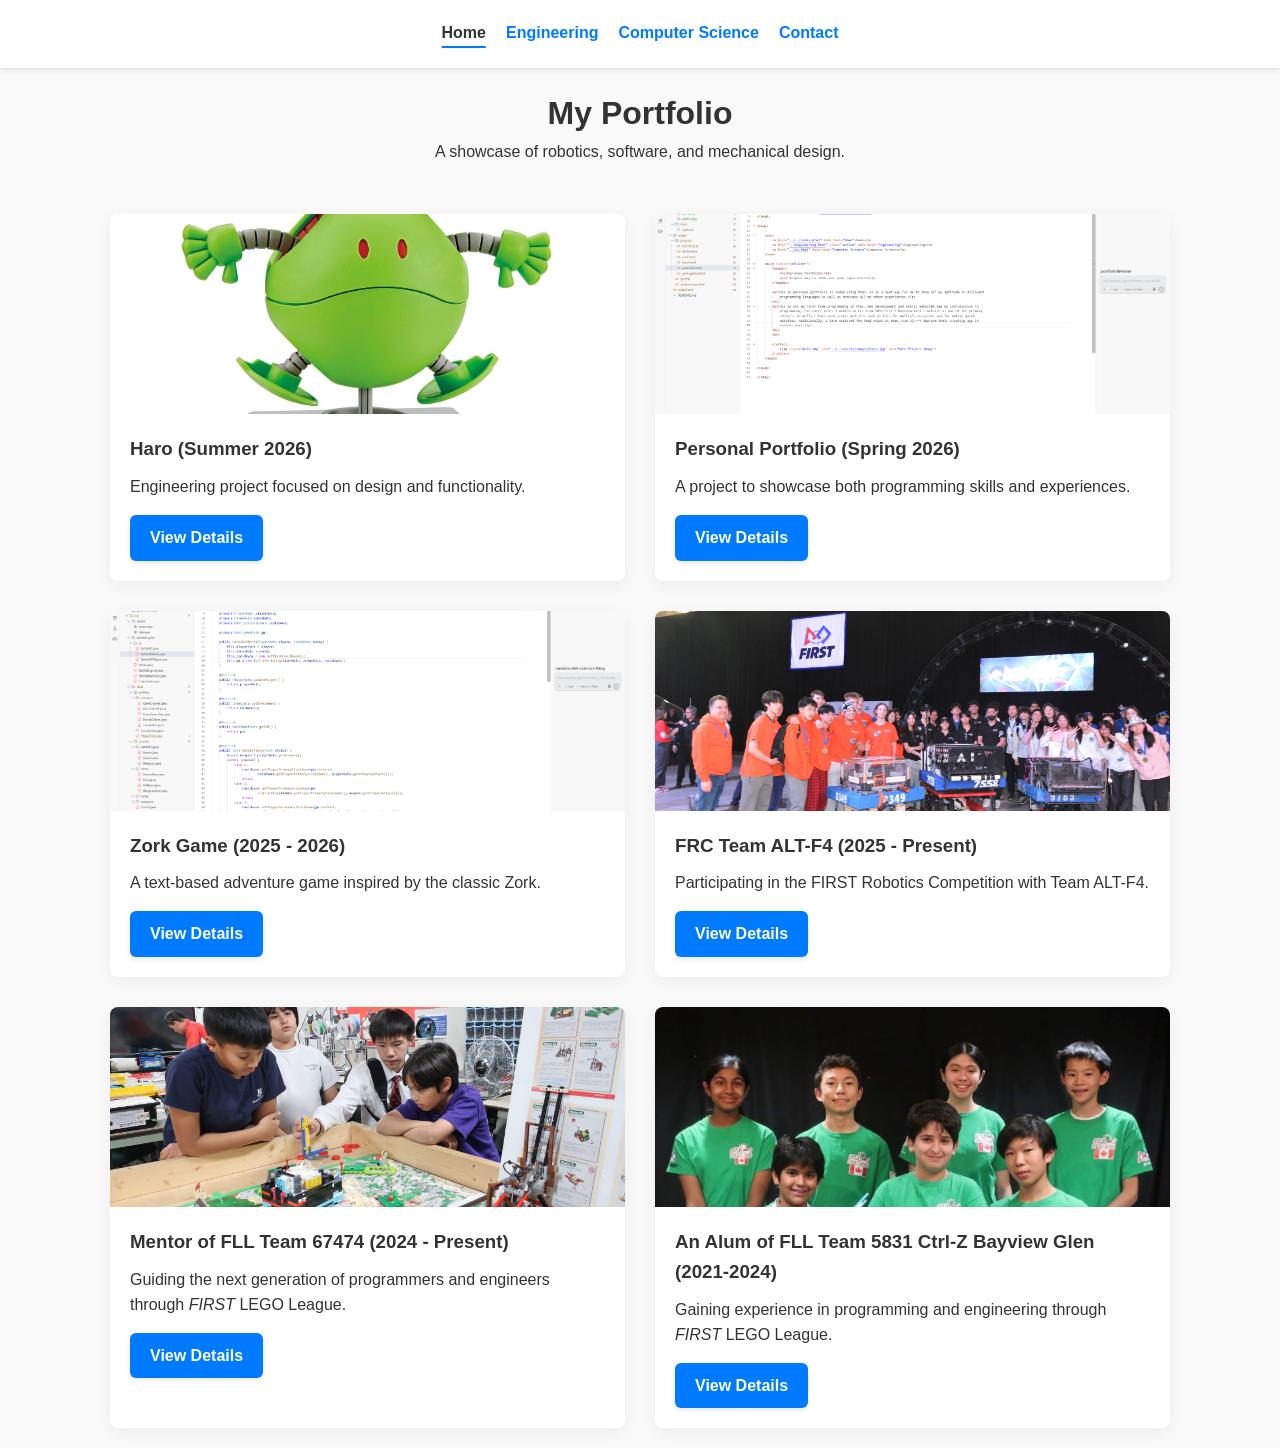
<file: index.html>
<!DOCTYPE html>
<html lang="en">

<head>
    <meta charset="UTF-8">
    <meta name="viewport" content="width=device-width, initial-scale=1.0">
    <title>Personal Portfolio</title>
    <link rel="stylesheet" href="./assets/main/style.css">
</head>

<body>

    <nav>
        <a href="./index.html" class="active" data-text="Home">Home</a>
        <a href="./pages/engineering.html" data-text="Engineering">Engineering</a>
        <a href="./pages/cs.html" data-text="Computer Science">Computer Science</a>
        <a href="./pages/contact.html" data-text="Contact">Contact</a>
    </nav>

    <main class="container">
        <header>
            <h1>My Portfolio</h1>
            <p>A showcase of robotics, software, and mechanical design.</p>
        </header>

        <section class="portfolio-grid">

            <div class="portfolio-card">
                <div class="card-image">
                    <img src="./assets/images/haro.jpg" alt="Haro Project Preview">
                </div>
                <div class="card-content">
                    <h3>Haro (Summer 2026)</h3>
                    <p>Engineering project focused on design and functionality.</p>
                    <a href="./pages/projects/haro.html" class="btn">View Details</a>
                </div>
            </div>

            <div class="portfolio-card">
                <div class="card-image">
                    <img src="./assets/images/portfolio.png" alt="Portfolio">
                </div>
                <div class="card-content">
                    <h3>Personal Portfolio (Spring 2026)</h3>
                    <p>A project to showcase both programming skills and experiences.</p>
                    <a href="./pages/projects/portfolio.html" class="btn">View Details</a>
                </div>
            </div>

            <div class="portfolio-card">
                <div class="card-image">
                    <img src="./assets/images/zork.png" alt="Zork Game Preview">
                </div>
                <div class="card-content">
                    <h3>Zork Game (2025 - 2026)</h3>
                    <p>A text-based adventure game inspired by the classic Zork.</p>
                    <a href="./pages/projects/zork-game.html" class="btn">View Details</a>
                </div>
            </div>

            <div class="portfolio-card">
                <div class="card-image">
                    <img src="./assets/images/7558.jpg" alt="FRC Team ALT-F4 Preview">
                </div>
                <div class="card-content">
                    <h3>FRC Team ALT-F4 (2025 - Present)</h3>
                    <p>Participating in the FIRST Robotics Competition with Team ALT-F4.</p>
                    <a href="./pages/projects/alt-f4.html" class="btn">View Details</a>
                </div>
            </div>

            <div class="portfolio-card">
                <div class="card-image">
                    <img src="./assets/images/674742025.jpg" alt="FLL Team Mentorship Preview">
                </div>
                <div class="card-content">
                    <h3>Mentor of FLL Team 67474 (2024 - Present)</h3>
                    <p>Guiding the next generation of programmers and engineers through <i>FIRST</i> LEGO League.</p>
                    <a href="./pages/projects/67474.html" class="btn">View Details</a>
                </div>
            </div>

            <div class="portfolio-card">
                <div class="card-image">
                    <img src="./assets/images/team.jpg" style="object-position: top;" alt="Project Preview">
                </div>
                <div class="card-content">
                    <h3>An Alum of FLL Team 5831 Ctrl-Z Bayview Glen (2021-2024)</h3>
                    <p>Gaining experience in programming and engineering through <i>FIRST</i> LEGO League.</p>
                    <a href="./pages/projects/ctrlz.html" class="btn">View Details</a>
                </div>
            </div>

        </section>
    </main>

</body>

</html>
</file>
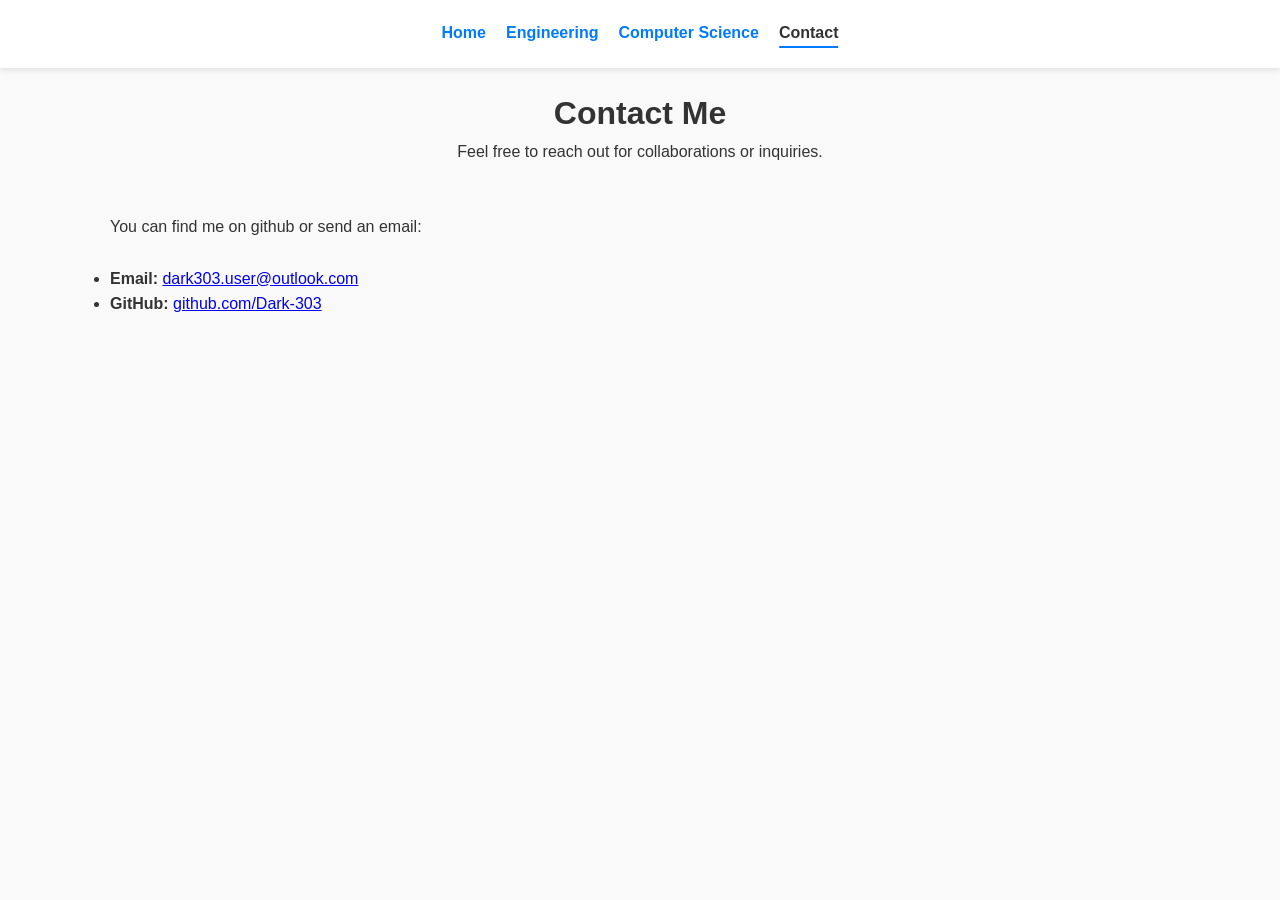
<file: pages/contact.html>
<!DOCTYPE html>
<html lang="en">

<head>
    <meta charset="UTF-8">
    <meta name="viewport" content="width=device-width, initial-scale=1.0">
    <title>Contact - Personal Portfolio</title>
    <link rel="stylesheet" href="../assets/main/style.css">
</head>

<body>

    <nav>
        <a href="../index.html" data-text="Home">Home</a>
        <a href="./engineering.html" data-text="Engineering">Engineering</a>
        <a href="./cs.html" data-text="Computer Science">Computer Science</a>
        <a href="./contact.html" class="active" data-text="Contact">Contact</a>
    </nav>

    <main class="container">
        <header>
            <h1>Contact Me</h1>
            <p>Feel free to reach out for collaborations or inquiries.</p>
        </header>

        <section class="contact-info">
            <p>You can find me on github or send an email:</p>
            <br>
            <ul>
                <li><strong>Email:</strong> <a href="mailto:dark303.user@outlook.com">dark303.user@outlook.com</a></li>
                <li><strong>GitHub:</strong> <a href="https://github.com/Dark-303" target="_blank">github.com/Dark-303</a></li>
            </ul>
        </section>
    </main>

</body>

</html>
</file>
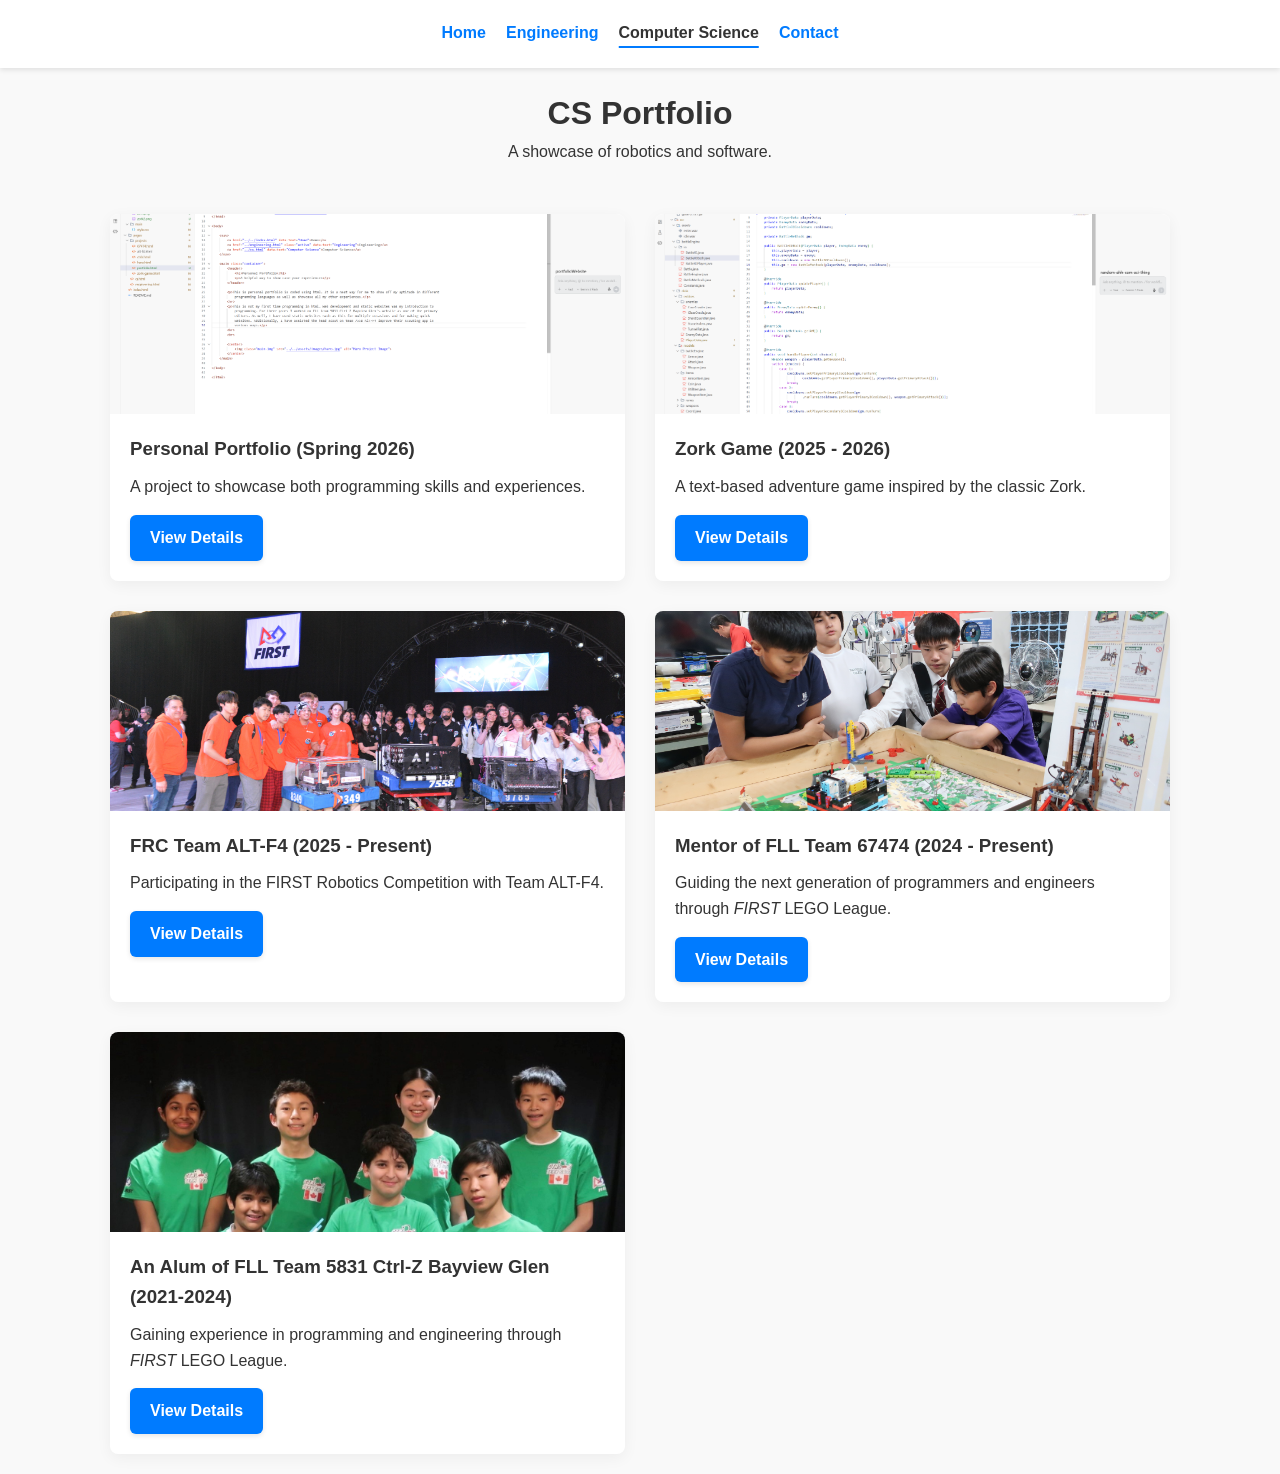
<file: pages/cs.html>
<!DOCTYPE html>
<html lang="en">

<head>
    <meta charset="UTF-8">
    <meta name="viewport" content="width=device-width, initial-scale=1.0">
    <title>Personal Portfolio</title>
    <link rel="stylesheet" href="../assets/main/style.css">
</head>

<body>

    <nav>
        <a href="../index.html" data-text="Home">Home</a>
        <a href="./engineering.html" data-text="Engineering">Engineering</a>
        <a href="./cs.html" class="active" data-text="Computer Science">Computer Science</a>
        <a href="./contact.html" data-text="Contact">Contact</a>
    </nav>

    <main class="container">
        <header>
            <h1>CS Portfolio</h1>
            <p>A showcase of robotics and software.</p>
        </header>

        <section class="portfolio-grid">
            <div class="portfolio-card">
                <div class="card-image">
                    <img src="../assets/images/portfolio.png" alt="Portfolio">
                </div>
                <div class="card-content">
                    <h3>Personal Portfolio (Spring 2026)</h3>
                    <p>A project to showcase both programming skills and experiences.</p>
                    <a href="./projects/portfolio.html" class="btn">View Details</a>
                </div>
            </div>

            <div class="portfolio-card">
                <div class="card-image">
                    <img src="../assets/images/zork.png" alt="Zork Game Preview">
                </div>
                <div class="card-content">
                    <h3>Zork Game (2025 - 2026)</h3>
                    <p>A text-based adventure game inspired by the classic Zork.</p>
                    <a href="./projects/zork-game.html" class="btn">View Details</a>
                </div>
            </div>

            <div class="portfolio-card">
                <div class="card-image">
                    <img src="../assets/images/7558.jpg" alt="FRC Team ALT-F4 Preview">
                </div>
                <div class="card-content">
                    <h3>FRC Team ALT-F4 (2025 - Present)</h3>
                    <p>Participating in the FIRST Robotics Competition with Team ALT-F4.</p>
                    <a href="./projects/alt-f4.html" class="btn">View Details</a>
                </div>
            </div>

            <div class="portfolio-card">
                <div class="card-image">
                    <img src="../assets/images/674742025.jpg" alt="FLL Team Mentorship Preview">
                </div>
                <div class="card-content">
                    <h3>Mentor of FLL Team 67474 (2024 - Present)</h3>
                    <p>Guiding the next generation of programmers and engineers through <i>FIRST</i> LEGO League.</p>
                    <a href="./projects/67474.html" class="btn">View Details</a>
                </div>
            </div>

            <div class="portfolio-card">
                <div class="card-image">
                    <img src="../assets/images/team.jpg" style="object-position: top;" alt="Project Preview">
                </div>
                <div class="card-content">
                    <h3>An Alum of FLL Team 5831 Ctrl-Z Bayview Glen (2021-2024)</h3>
                    <p>Gaining experience in programming and engineering through <i>FIRST</i> LEGO League.</p>
                    <a href="./projects/ctrlz.html" class="btn">View Details</a>
                </div>
            </div>

        </section>
    </main>

</body>

</html>
</file>
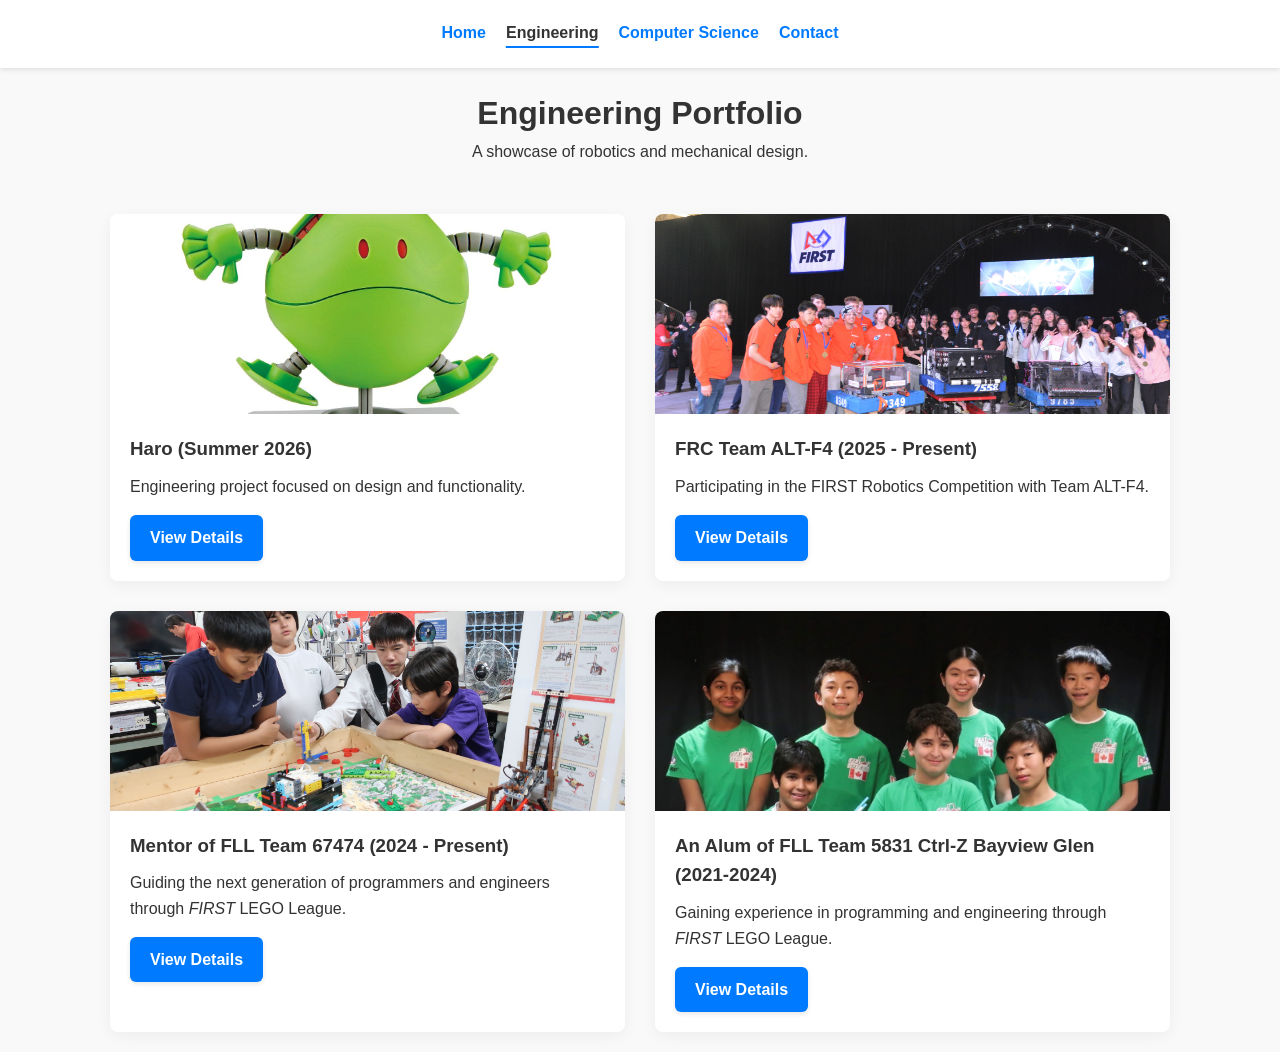
<file: pages/engineering.html>
<!DOCTYPE html>
<html lang="en">

<head>
    <meta charset="UTF-8">
    <meta name="viewport" content="width=device-width, initial-scale=1.0">
    <title>Personal Portfolio</title>
    <link rel="stylesheet" href="../assets/main/style.css">
</head>

<body>

    <nav>
        <a href="../index.html" data-text="Home">Home</a>
        <a href="./engineering.html" class="active" data-text="Engineering">Engineering</a>
        <a href="./cs.html" data-text="Computer Science">Computer Science</a>
        <a href="./contact.html" data-text="Contact">Contact</a>
    </nav>

    <main class="container">
        <header>
            <h1>Engineering Portfolio</h1>
            <p>A showcase of robotics and mechanical design.</p>
        </header>

        <section class="portfolio-grid">

            <div class="portfolio-card">
                <div class="card-image">
                    <img src="../assets/images/haro.jpg" alt="Haro Project Preview">
                </div>
                <div class="card-content">
                    <h3>Haro (Summer 2026)</h3>
                    <p>Engineering project focused on design and functionality.</p>
                    <a href="./projects/haro.html" class="btn">View Details</a>
                </div>
            </div>

            <div class="portfolio-card">
                <div class="card-image">
                    <img src="../assets/images/7558.jpg" alt="FRC Team ALT-F4 Preview">
                </div>
                <div class="card-content">
                    <h3>FRC Team ALT-F4 (2025 - Present)</h3>
                    <p>Participating in the FIRST Robotics Competition with Team ALT-F4.</p>
                    <a href="./projects/alt-f4.html" class="btn">View Details</a>
                </div>
            </div>

            <div class="portfolio-card">
                <div class="card-image">
                    <img src="../assets/images/674742025.jpg" alt="FLL Team Mentorship Preview">
                </div>
                <div class="card-content">
                    <h3>Mentor of FLL Team 67474 (2024 - Present)</h3>
                    <p>Guiding the next generation of programmers and engineers through <i>FIRST</i> LEGO League.</p>
                    <a href="./projects/67474.html" class="btn">View Details</a>
                </div>
            </div>

            <div class="portfolio-card">
                <div class="card-image">
                    <img src="../assets/images/team.jpg" style="object-position: top;" alt="Project Preview">
                </div>
                <div class="card-content">
                    <h3>An Alum of FLL Team 5831 Ctrl-Z Bayview Glen (2021-2024)</h3>
                    <p>Gaining experience in programming and engineering through <i>FIRST</i> LEGO League.</p>
                    <a href="./projects/ctrlz.html" class="btn">View Details</a>
                </div>
            </div>

        </section>
    </main>

</body>

</html>
</file>
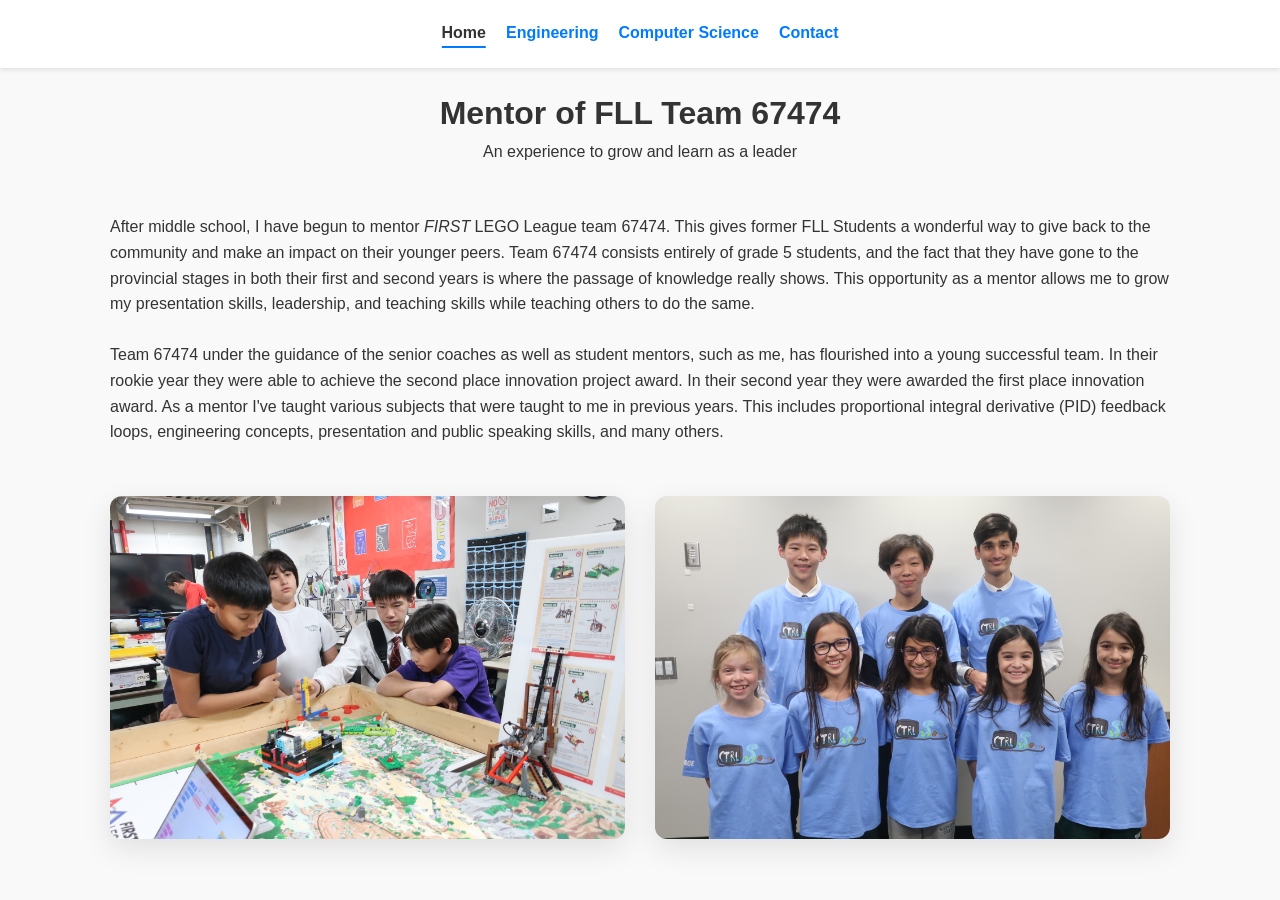
<file: pages/projects/67474.html>
<!DOCTYPE html>
<html lang="en">

<head>
    <meta charset="UTF-8">
    <meta name="viewport" content="width=device-width, initial-scale=1.0">
    <title>Mentor of FLL Team 67474 - Personal Portfolio</title>
    <link rel="stylesheet" href="../../assets/main/style.css">
</head>

<body>

    <nav>
        <a href="../../index.html" class="active" data-text="Home">Home</a>
        <a href="../engineering.html" data-text="Engineering">Engineering</a>
        <a href="../cs.html" data-text="Computer Science">Computer Science</a>
        <a href="../contact.html" data-text="Contact">Contact</a>
    </nav>

    <main class="container">
        <header>
            <h1>Mentor of FLL Team 67474</h1>
            <p>An experience to grow and learn as a leader</p>
        </header>

        <p>After middle school, I have begun to mentor <i>FIRST</i> LEGO League team 67474. This gives former FLL
            Students a wonderful way to give back to the community and make an impact on their younger peers. Team 67474
            consists entirely of grade 5 students, and the fact that they have gone to the provincial stages in both
            their first and second years is where the passage of knowledge really shows. This opportunity as a mentor
            allows me to grow my presentation skills, leadership, and teaching skills while teaching others to do the
            same.</p>
        <br>
        <p>Team 67474 under the guidance of the senior coaches as well as student mentors, such as me, has flourished
            into a young successful team. In their rookie year they were able to achieve the second place innovation
            project award. In their second year they were awarded the first place innovation award. As a mentor I've
            taught various subjects that were taught to me in previous years. This includes proportional integral
            derivative (PID) feedback loops, engineering concepts, presentation and public speaking skills, and many
            others.</p>
        <br>
        <br>

        <div class="portfolio-grid">
            <div class="card-image">
                <img class="main-img" src="../../assets/images/674742025.jpg" style="height: auto; object-fit: contain;"
                    alt="FLL Team Mentorship Image 1">
            </div>
            <div class="card-image">
                <img class="main-img" src="../../assets/images/674742024.jpg" style="height: auto; object-fit: contain;"
                    alt="FLL Team Mentorship Image 2">
            </div>
        </div>
    </main>

</body>

</html>
</file>
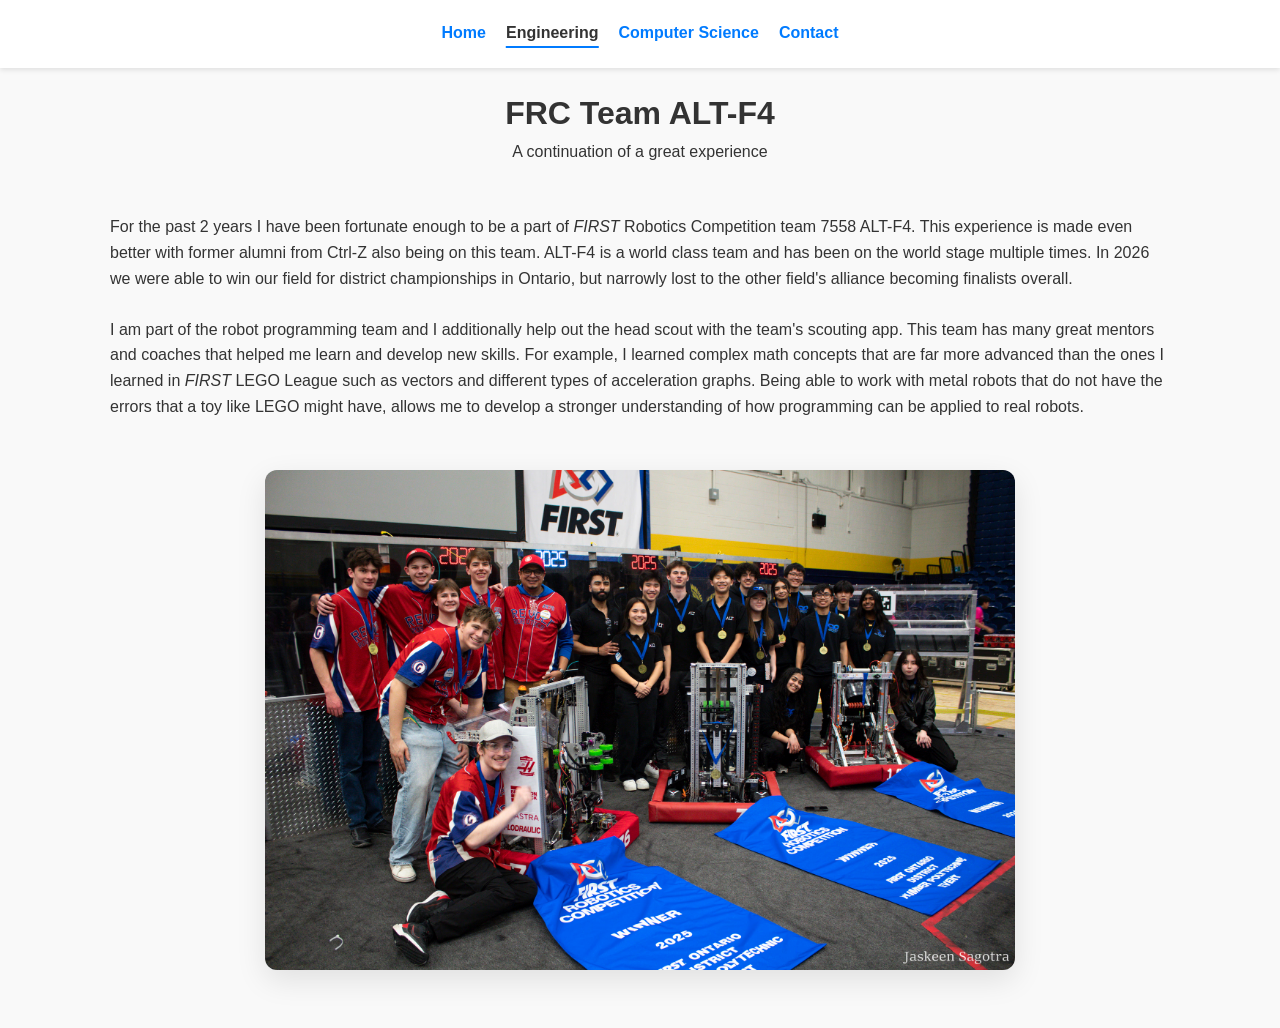
<file: pages/projects/alt-f4.html>
<!DOCTYPE html>
<html lang="en">

<head>
    <meta charset="UTF-8">
    <meta name="viewport" content="width=device-width, initial-scale=1.0">
    <title>FRC Team ALT-F4 - Personal Portfolio</title>
    <link rel="stylesheet" href="../../assets/main/style.css">
</head>

<body>

    <nav>
        <a href="../../index.html" data-text="Home">Home</a>
        <a href="../engineering.html" class="active" data-text="Engineering">Engineering</a>
        <a href="../cs.html" data-text="Computer Science">Computer Science</a>
        <a href="../contact.html" data-text="Contact">Contact</a>
    </nav>

    <main class="container">
        <header>
            <h1>FRC Team ALT-F4</h1>
            <p>A continuation of a great experience</p>
        </header>

        <p>For the past 2 years I have been fortunate enough to be a part of <i>FIRST</i> Robotics Competition team 7558
            ALT-F4. This experience is made even better with former alumni from Ctrl-Z also being on this team. ALT-F4
            is a world class team and has been on the world stage multiple times. In 2026 we were able to win our
            field for district championships in Ontario, but narrowly lost to the other field's alliance becoming
            finalists overall.</p>
        <br>
        <p>I am part of the robot programming team and I additionally help out the head scout with the team's scouting
            app. This team has many great mentors and coaches that helped me learn and develop new skills. For example,
            I learned complex math concepts that are far more advanced than the ones I learned in <i>FIRST</i> LEGO
            League such as vectors and different types of acceleration graphs. Being able to work with metal robots that
            do not have the errors that a toy like LEGO might have, allows me to develop a stronger understanding
            of how programming can be applied to real robots.</p>
        <br>
        <br>

        <center>
            <img class="main-img" src="../../assets/images/7558.avif" alt="FRC Team ALT-F4 Preview">
        </center>
    </main>

</body>

</html>
</file>
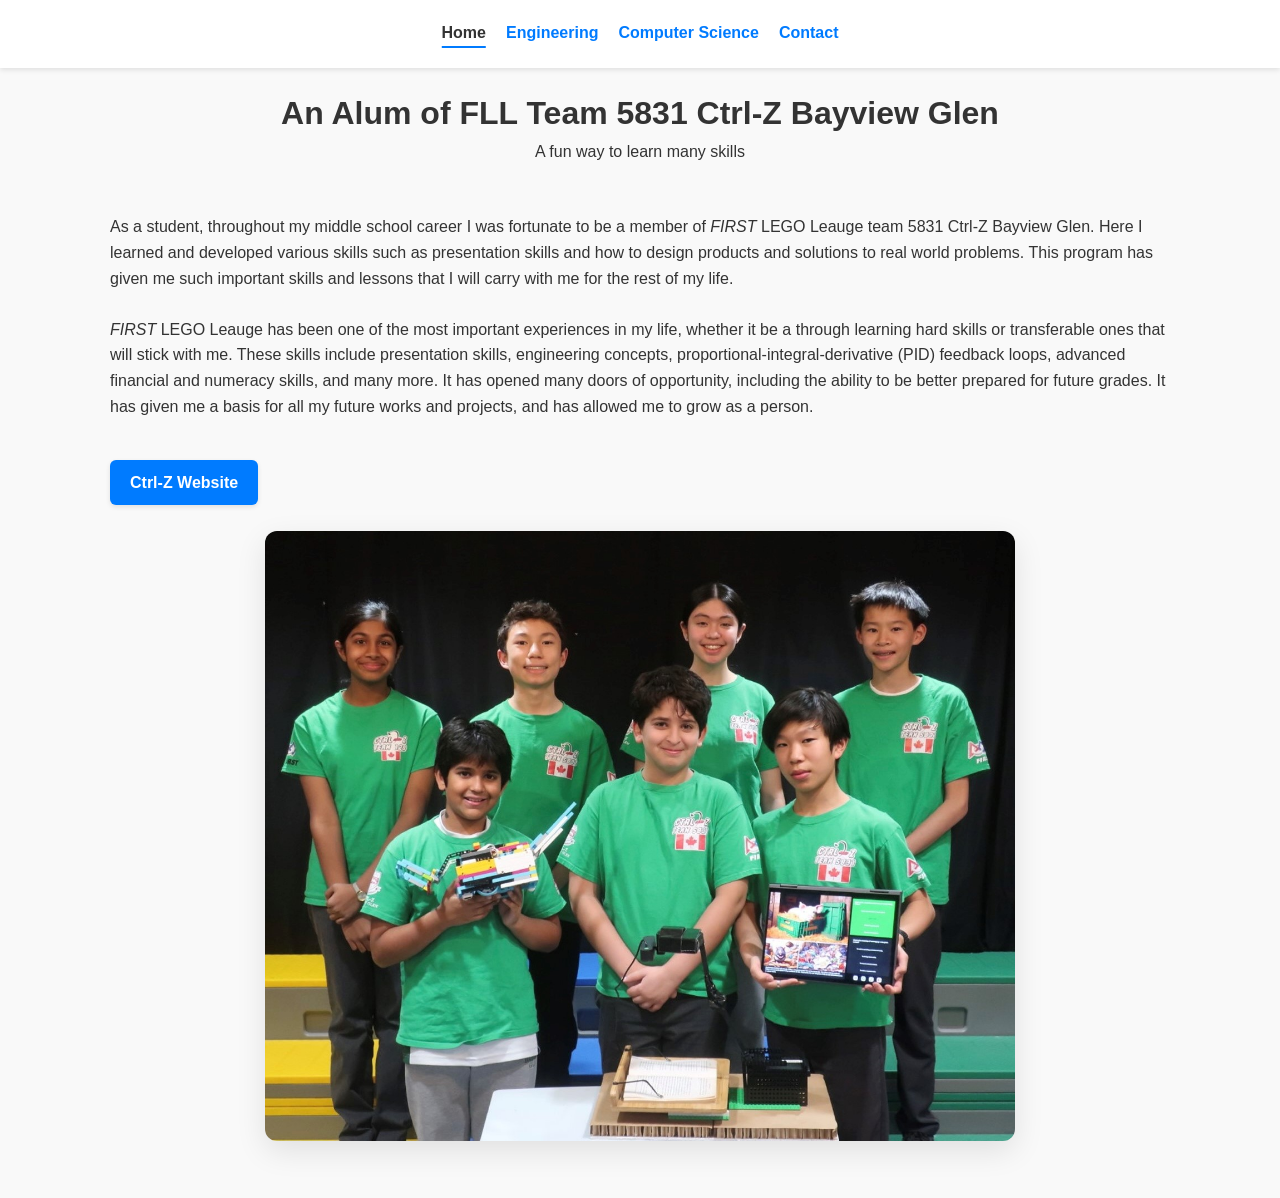
<file: pages/projects/ctrlz.html>
<!DOCTYPE html>
<html lang="en">

<head>
    <meta charset="UTF-8">
    <meta name="viewport" content="width=device-width, initial-scale=1.0">
    <title>Personal Portfolio</title>
    <link rel="stylesheet" href="../../assets/main/style.css">
</head>

<body>

    <nav>
        <a href="../../index.html" class="active" data-text="Home">Home</a>
        <a href="../engineering.html" data-text="Engineering">Engineering</a>
        <a href="../cs.html" data-text="Computer Science">Computer Science</a>
        <a href="../contact.html" data-text="Contact">Contact</a>
    </nav>

    <main class="container">
        <header>
            <h1>An Alum of FLL Team 5831 Ctrl-Z Bayview Glen</h1>
            <p>A fun way to learn many skills</p>
        </header>
        <p>As a student, throughout my middle school career I was fortunate to be a member of <i>FIRST</i> LEGO Leauge
            team 5831 Ctrl-Z Bayview Glen. Here I learned and developed various skills such as presentation skills and
            how to design products and solutions to real world problems. This program has given me such important skills
            and lessons that I will carry with me for the rest of my life.</p>
        <br>
        <p><i>FIRST</i> LEGO Leauge has been one of the most important experiences in my life, whether it be a through
            learning hard skills or transferable ones that will stick with me. These skills include presentation skills,
            engineering concepts, proportional-integral-derivative (PID) feedback loops, advanced financial and numeracy
            skills, and many more. It has opened many doors of opportunity, including the ability to be better prepared
            for future grades. It has given me a basis for all my future works and projects, and has allowed me to grow
            as a person.</p>
        <br>
        <a href="http://ctrlzfll.com/" target="_blank" rel="noopener noreferrer" class="btn""><strong>Ctrl-Z Website</strong></a>
        <br>
        <br>
        <center>
            <img class=" main-img" src="../../assets/images/team.jpg" alt="Project Preview">
            </center>
    </main>

</body>

</html>
</file>
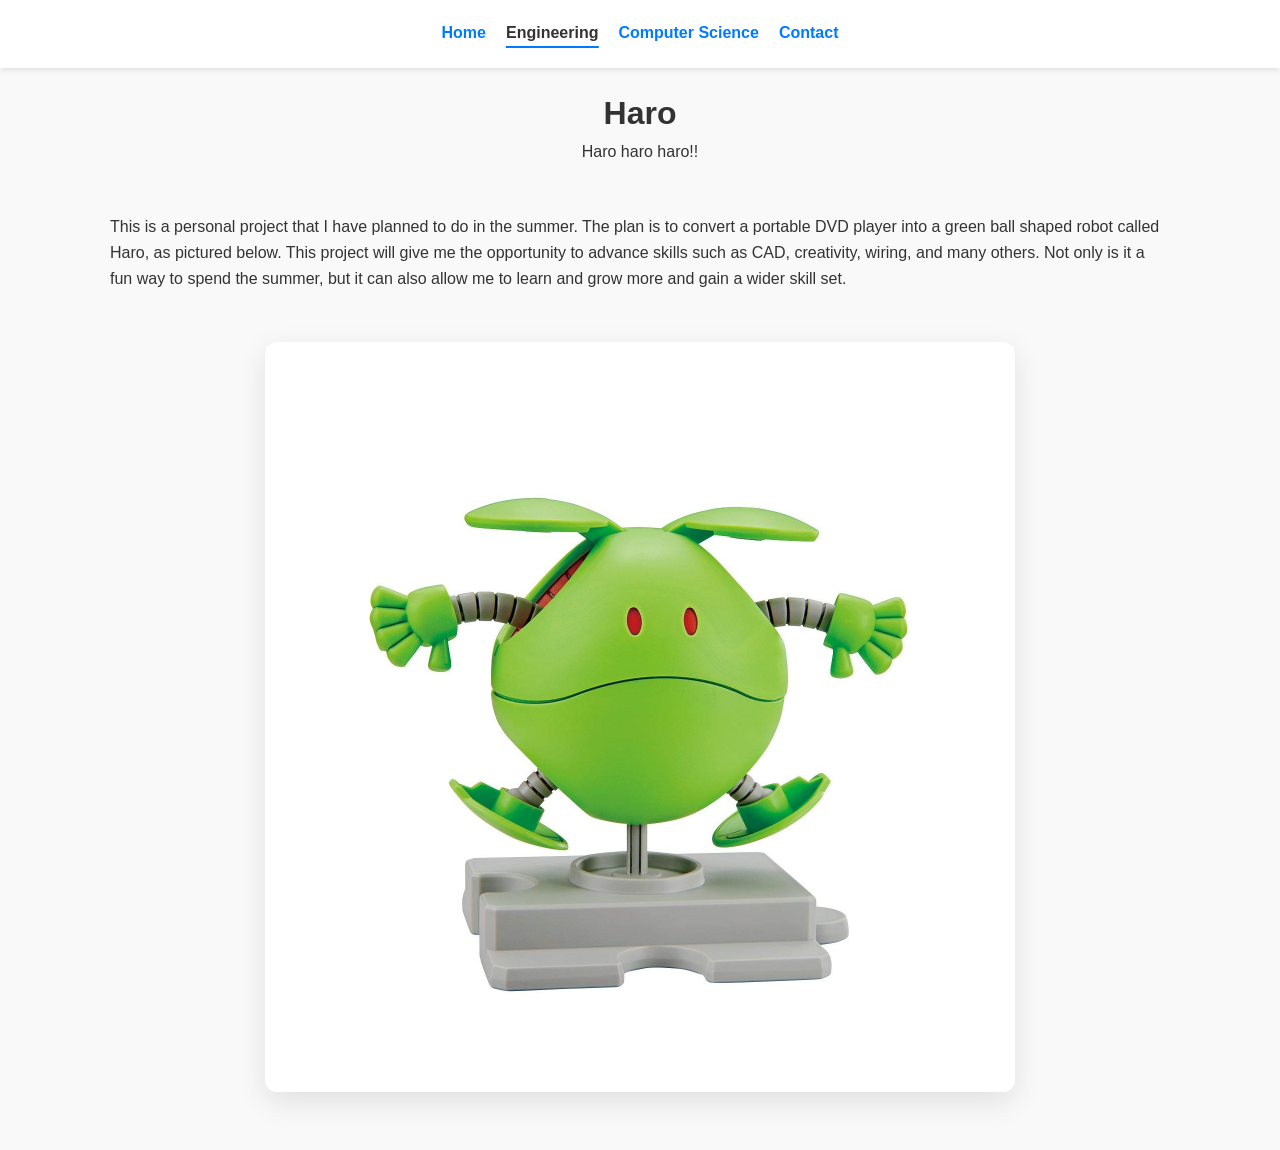
<file: pages/projects/haro.html>
<!DOCTYPE html>
<html lang="en">

<head>
    <meta charset="UTF-8">
    <meta name="viewport" content="width=device-width, initial-scale=1.0">
    <title>Haro - Personal Portfolio</title>
    <link rel="stylesheet" href="../../assets/main/style.css">
</head>

<body>

    <nav>
        <a href="../../index.html" data-text="Home">Home</a>
        <a href="../engineering.html" class="active" data-text="Engineering">Engineering</a>
        <a href="../cs.html" data-text="Computer Science">Computer Science</a>
        <a href="../contact.html" data-text="Contact">Contact</a>
    </nav>

    <main class="container">
        <header>
            <h1>Haro</h1>
            <p>Haro haro haro!!</p>
        </header>

        <p>This is a personal project that I have planned to do in the summer. The plan is to convert a portable DVD
            player into a green ball shaped robot called Haro, as pictured below. This project will give me the
            opportunity to advance skills such as CAD, creativity, wiring, and many others. Not only is it a fun way to
            spend the summer, but it can also allow me to learn and grow more and gain a wider skill set.</p>
        <!-- <br>
        <p>DVD Player -> Haro</p> -->
        <br>
        <br>

        <center>
            <img class="main-img" src="../../assets/images/haro.jpg" alt="Haro Project Image">
        </center>
    </main>

</body>

</html>
</file>
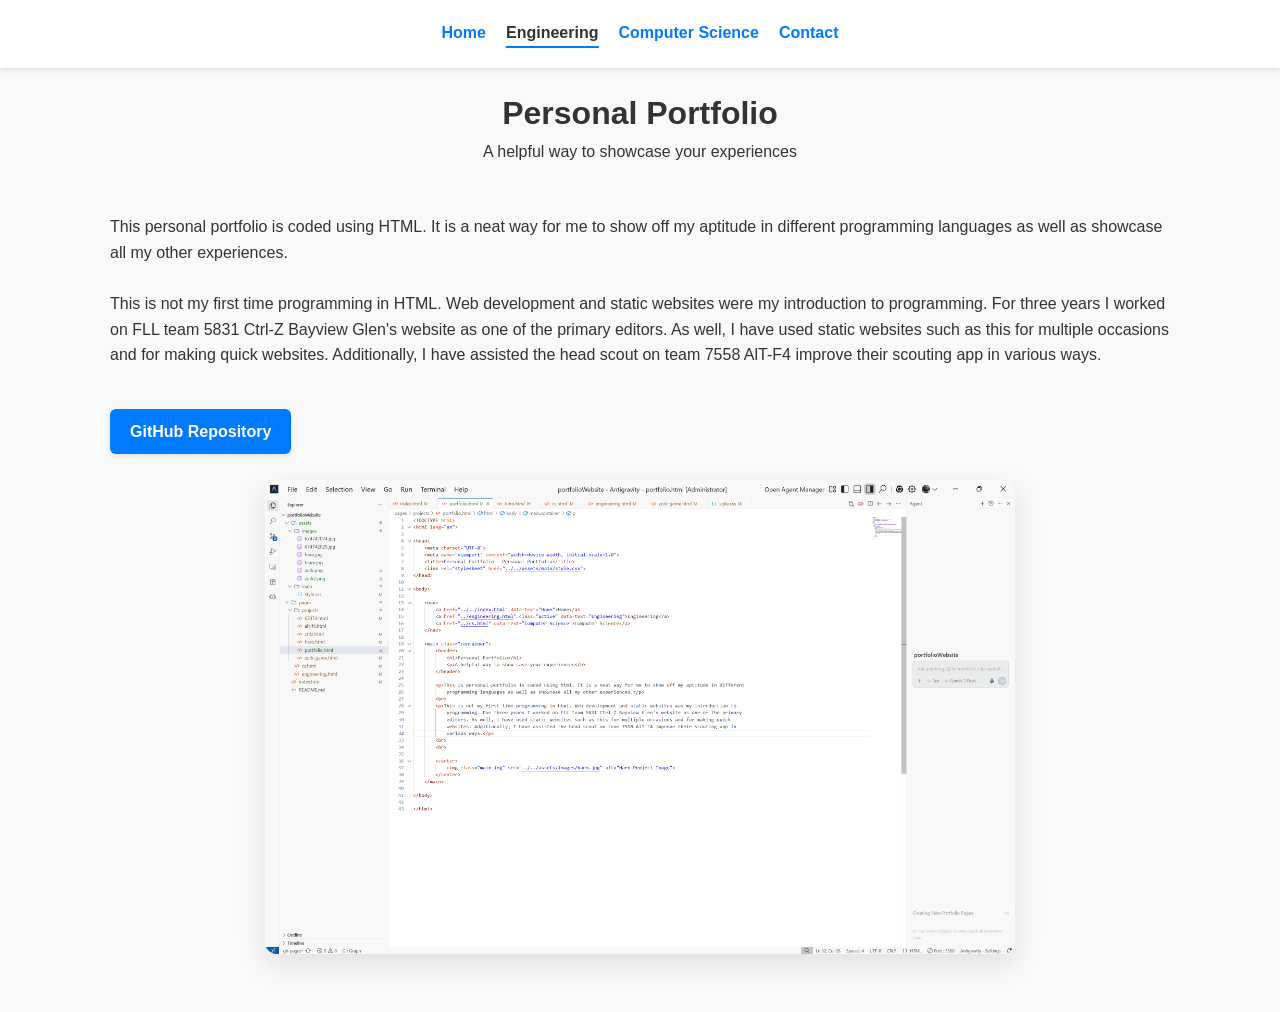
<file: pages/projects/portfolio.html>
<!DOCTYPE html>
<html lang="en">

<head>
    <meta charset="UTF-8">
    <meta name="viewport" content="width=device-width, initial-scale=1.0">
    <title>Personal Portfolio - Personal Portfolio</title>
    <link rel="stylesheet" href="../../assets/main/style.css">
</head>

<body>

    <nav>
        <a href="../../index.html" data-text="Home">Home</a>
        <a href="../engineering.html" class="active" data-text="Engineering">Engineering</a>
        <a href="../cs.html" data-text="Computer Science">Computer Science</a>
        <a href="../contact.html" data-text="Contact">Contact</a>
    </nav>

    <main class="container">
        <header>
            <h1>Personal Portfolio</h1>
            <p>A helpful way to showcase your experiences</p>
        </header>

        <p>This personal portfolio is coded using HTML. It is a neat way for me to show off my aptitude in different
            programming languages as well as showcase all my other experiences.</p>
        <br>
        <p>This is not my first time programming in HTML. Web development and static websites were my introduction to
            programming. For three years I worked on FLL team 5831 Ctrl-Z Bayview Glen's website as one of the primary
            editors. As well, I have used static websites such as this for multiple occasions and for making quick
            websites. Additionally, I have assisted the head scout on team 7558 AlT-F4 improve their scouting app in
            various ways.</p>
        <br>
        
        <a href="https://github.com/Dark-303/portfolioWebsite/tree/gh-pages" target="_blank" rel="noopener noreferrer"
            class="btn"><strong>GitHub Repository</strong></a>
        <br>
        <br>

        <center>
            <img class="main-img" src="../../assets/images/portfolio.png" alt="html code for the portfolio">
        </center>
    </main>

</body>

</html>
</file>
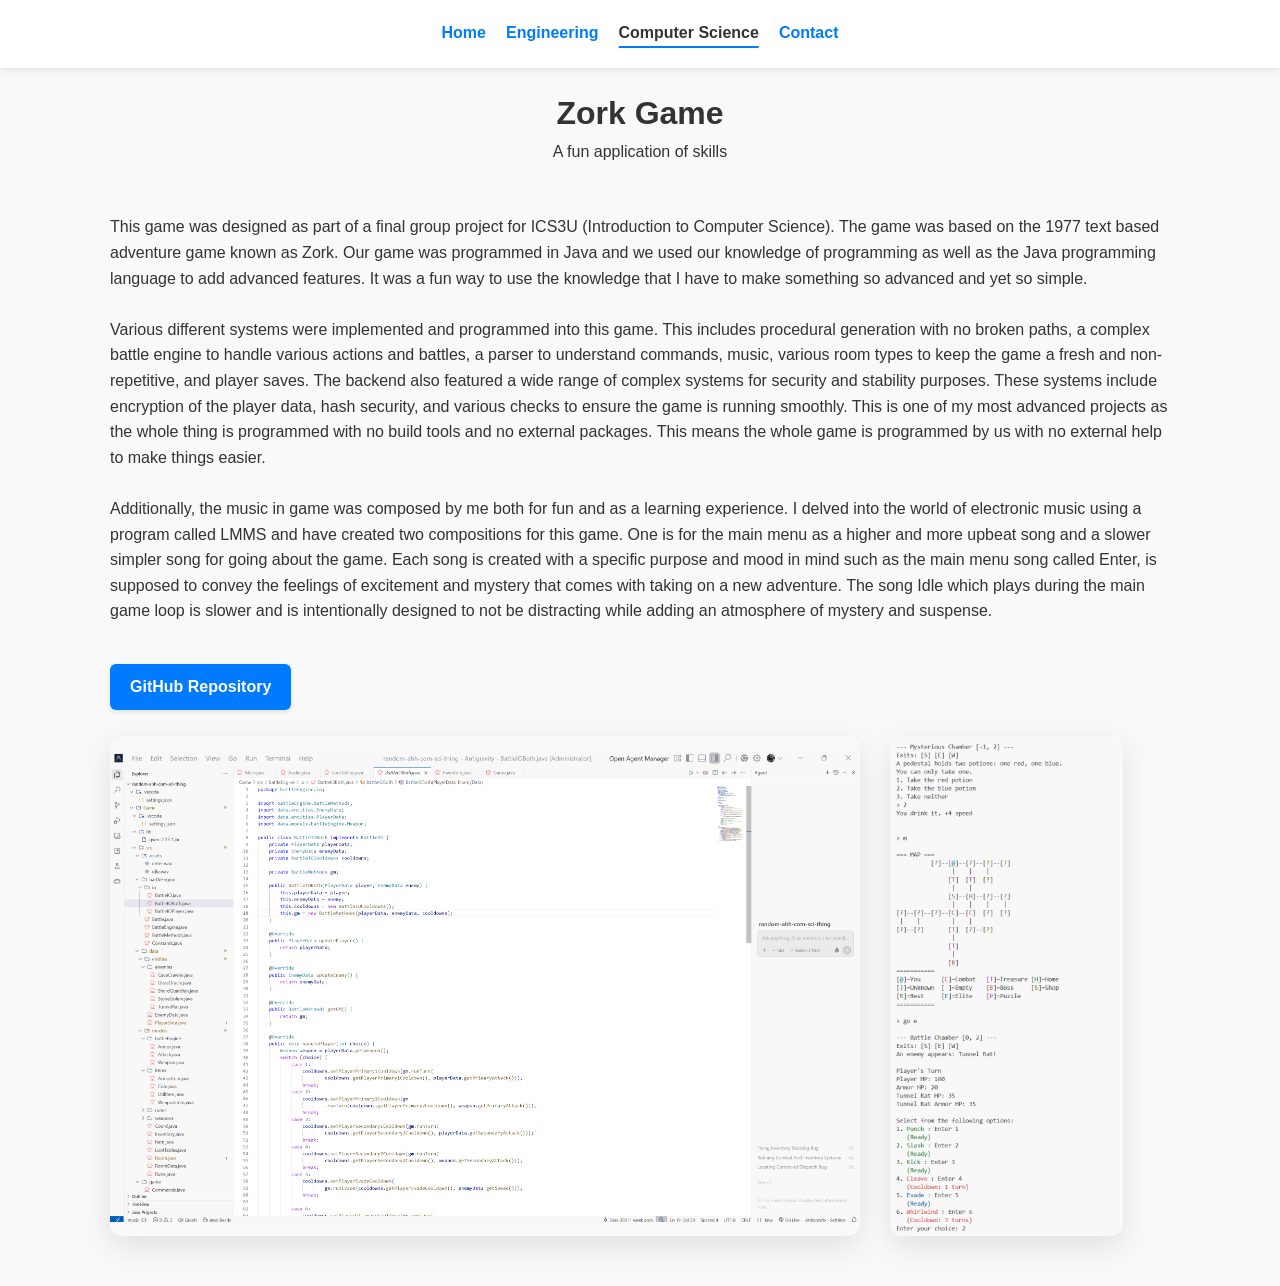
<file: pages/projects/zork-game.html>
<!DOCTYPE html>
<html lang="en">

<head>
    <meta charset="UTF-8">
    <meta name="viewport" content="width=device-width, initial-scale=1.0">
    <title>Zork Game - Personal Portfolio</title>
    <link rel="stylesheet" href="../../assets/main/style.css">
</head>

<body>

    <nav>
        <a href="../../index.html" data-text="Home">Home</a>
        <a href="../engineering.html" data-text="Engineering">Engineering</a>
        <a href="../cs.html" class="active" data-text="Computer Science">Computer Science</a>
        <a href="../contact.html" data-text="Contact">Contact</a>
    </nav>

    <main class="container">
        <header>
            <h1>Zork Game</h1>
            <p>A fun application of skills</p>
        </header>

        <p>This game was designed as part of a final group project for ICS3U (Introduction to Computer Science). The
            game was based on the 1977 text based adventure game known as Zork. Our game was programmed in Java and we
            used our knowledge of programming as well as the Java programming language to add advanced features. It was
            a fun way to use the knowledge that I have to make something so advanced and yet so simple.</p>
        <br>
        <p>Various different systems were implemented and programmed into this game. This includes procedural generation
            with no broken paths, a complex battle engine to handle various actions and battles, a parser to understand
            commands, music, various room types to keep the game a fresh and non-repetitive, and player saves. The
            backend also featured a wide range of complex systems for security and stability purposes. These systems
            include encryption of the player data, hash security, and various checks to ensure the game is running
            smoothly. This is one of my most advanced projects as the whole thing is programmed with no build tools and
            no external packages. This means the whole game is programmed by us with no external help to make things
            easier.</p>
        <br>
        <p>Additionally, the music in game was composed by me both for fun and as a learning experience. I delved into
            the world of electronic music using a program called LMMS and have created two compositions for this game.
            One is for the main menu as a higher and more upbeat song and a slower simpler song for going about the
            game. Each song is created with a specific purpose and mood in mind such as the main menu song called Enter,
            is supposed to convey the feelings of excitement and mystery that comes with taking on a new adventure. The
            song Idle which plays during the main game loop is slower and is intentionally designed to not be
            distracting while adding an atmosphere of mystery and suspense.</p>
        <br>

        <a href="https://github.com/tomiokay/random-ahh-com-sci-thing" target="_blank" rel="noopener noreferrer"
            class="btn"><strong>GitHub Repository</strong></a>
        <br>
        <br>

        <div class="portfolio-grid">
            <div class="card-image">
                <img class="main-img" src="../../assets/images/zork.png"
                    style="height: 500px; width: 1000px; object-fit: contain;" alt="The Code">
            </div>
            <div class="card-image">
                <img class="main-img" src="../../assets/images/zork2.png"
                    style="height: 500px; width: auto; object-fit: contain;" alt="Zork Game Gameplay">
            </div>
        </div>
    </main>

</body>

</html>
</file>
<file: assets/main/style.css>
/* General Reset */
* {
    margin: 0;
    padding: 0;
    box-sizing: border-box;
}

body {
    font-family: 'Segoe UI', Tahoma, Geneva, Verdana, sans-serif;
    line-height: 1.6;
    color: #333;
    background-color: #f9f9f9;
}

.container {
    max-width: 1100px;
    margin: 0 auto;
    padding: 20px;
}

header {
    text-align: center;
    margin-bottom: 50px;
}

/* Navigation */
nav {
    display: flex;
    justify-content: center;
    gap: 20px;
    padding: 20px;
    background: #fff;
    box-shadow: 0 2px 5px rgba(0, 0, 0, 0.1);
}

nav a {
    display: inline-flex;
    flex-direction: column;
    align-items: center;
    justify-content: center;
    text-align: center;
    text-decoration: none;
    color: #007bff;
    font-weight: bold;

    transition: all 0.15s ease-in-out;
    border-bottom: 2px solid transparent;
}

nav a::before {
    content: attr(data-text);
    content: attr(data-text) / "";
    height: 0;
    visibility: hidden;
    overflow: hidden;
    user-select: none;
    pointer-events: none;
    font-weight: 800;
}

nav a:hover {
    color: #007bff;
    border-bottom: 2px solid #007bff;
}

@keyframes underlineGrow {
    from {
        width: 0;
        opacity: 0;
    }

    to {
        width: 100%;
        opacity: 1;
    }
}

nav a.active {
    font-weight: 800;
    color: #333;
    position: relative;
}

nav a.active::after {
    content: '';
    display: block;
    position: absolute;
    left: 50%;
    width: 0;
    height: 2px;
    bottom: -2px;
    background: #007bff;
    width: 100%;

    animation: underlineGrow 0.5s ease-out;
    transform: translateX(-50%);
}

/* Main Section */
@keyframes pageFadeIn {
    from {
        opacity: 0;
        transform: translateY(10px);
    }

    to {
        opacity: 1;
        transform: translateY(0);
    }
}

main {
    animation: pageFadeIn 0.8s ease-out forwards;
}

/* Grid Layout */
.portfolio-grid {
    display: grid;
    grid-template-columns: repeat(2, 1fr);
    /* Two equal columns */
    gap: 30px;
}

/* Portfolio Card Object */
.portfolio-card {
    background: #fff;
    border-radius: 8px;
    overflow: hidden;
    box-shadow: 0 4px 15px rgba(0, 0, 0, 0.05);
    transition: transform 0.3s ease;
}

.portfolio-card:hover {
    transform: translateY(-5px);
}

.card-image img {
    width: 100%;
    height: 200px;
    object-fit: cover;
    object-position: center;
    display: block;
}

.card-content {
    padding: 20px;
}

.card-content h3 {
    margin-bottom: 10px;
}

.btn {
    display: inline-block;
    margin-top: 15px;
    padding: 10px 20px;
    background: #007bff;
    color: white;
    text-decoration: none;
    border-radius: 6px;
    font-weight: 600;

    /* The "Smoothness" settings */
    transition: all 0.3s cubic-bezier(0.25, 0.8, 0.25, 1);
    box-shadow: 0 2px 5px rgba(0, 0, 0, 0.1);
}

/* Hover State */
.btn:hover {
    background: #096cd6;
    transform: translateY(-3px);
}

.btn:active {
    transform: translateY(-1px);
}

.main-img {
    width: 100%;
    height: auto;
    max-width: 750px;
    max-height: 750px;
    overflow: hidden;
    border-radius: 12px;
    margin-bottom: 30px;
    box-shadow: 0 10px 30px rgba(0,0,0,0.1);
}

/* Responsive: 1 column on smaller screens */
@media (max-width: 768px) {
    .portfolio-grid {
        grid-template-columns: 1fr;
    }
}
</file>
